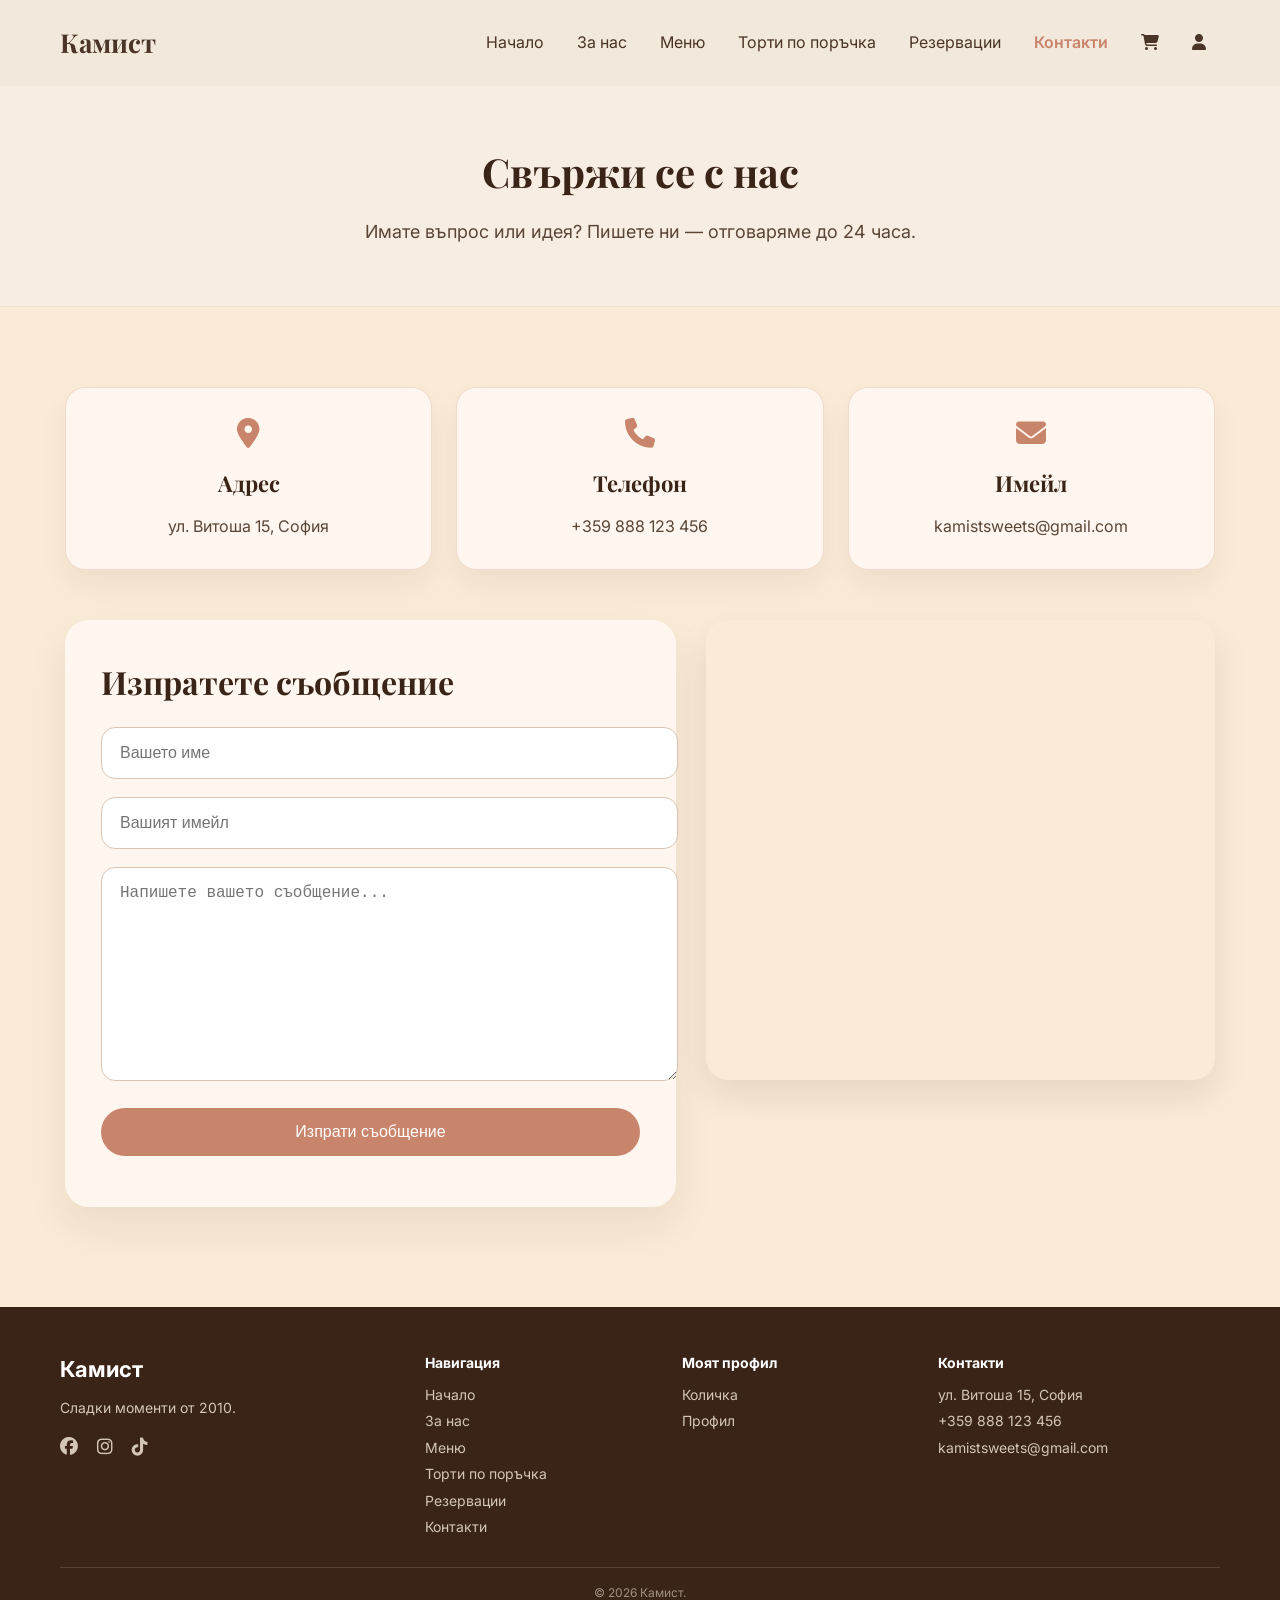
<file: Georgi/contact.html>
<!DOCTYPE html>
<html lang="bg">
<head>
    <meta charset="UTF-8">
    <meta name="viewport" content="width=device-width, initial-scale=1.0">
    <title>Контакти</title>
    <link rel="stylesheet" href="contact.css">
    <link rel="stylesheet" href="https://cdnjs.cloudflare.com/ajax/libs/font-awesome/6.5.0/css/all.min.css">
    <link href="https://fonts.googleapis.com/css2?family=Playfair+Display:ital,wght@0,400;0,700;1,400&family=Inter:wght@400;500;600&display=swap" rel="stylesheet">
</head>
<body>
    <header class="site-header">
        <div class="site-logo">Камист</div>
        <nav>
            <a href="../Viktor/index.html">Начало</a>
            <a href="../Kostadin/about.html">За нас</a>
            <a href="../Viktor/menu.html">Меню</a>
            <a href="../Kostadin/custom-cakes.html">Торти по поръчка</a>
            <a href="../Nikola/reservation.html">Резервации</a>
            <a href="contact.html" class="current-page">Контакти</a>
            <a href="cart.html" class="icon-link" title="Количка"><i class="fa-solid fa-cart-shopping"></i></a>
            <a href="../Nikola/profile.html" class="icon-link" title="Профил"><i class="fa-solid fa-user"></i></a>
        </nav>
    </header>

    <section class="intro-section">
        <h1 class="page-title">Свържи се с нас</h1>
        <p class="page-subtitle">Имате въпрос или идея? Пишете ни — отговаряме до 24 часа.</p>
    </section>

    <section class="contact-section">
        <div class="page-container">
            <div class="contact-details">
                <div class="info-card">
                    <i class="fa-solid fa-location-dot"></i>
                    <h3>Адрес</h3>
                    <p>ул. Витоша 15, София</p>
                </div>
                <div class="info-card">
                    <i class="fa-solid fa-phone"></i>
                    <h3>Телефон</h3>
                    <p><a href="tel:+359888123456">+359 888 123 456</a></p>
                </div>
                <div class="info-card">
                    <i class="fa-solid fa-envelope"></i>
                    <h3>Имейл</h3>
                    <p><a href="mailto:kamistsweets@gmail.com">kamistsweets@gmail.com</a></p>
                </div>
            </div>

            <div class="contact-grid">
                <div class="contact-form">
                    <h2>Изпратете съобщение</h2>
                    <div id="status" class="status"></div>
                    <form id="contactForm">
                        <input type="text" placeholder="Вашето име" required>
                        <input type="email" placeholder="Вашият имейл" required>
                        <textarea placeholder="Напишете вашето съобщение..." required></textarea>
                        <button type="submit">Изпрати съобщение</button>
                    </form>
                    <p id="message" class="message"></p>
                </div>

                <div class="map">
                    <iframe
                        src="https://www.google.com/maps?q=Sofia%20Vitosha%2015&output=embed"
                        loading="lazy"></iframe>
                </div>
            </div>
        </div>
    </section>

    <footer>
        <div class="footer-grid">
            <div>
                <h4>Камист</h4>
                <p>Сладки моменти от 2010.</p>
                <div class="socials">
                    <a href="#"><i class="fa-brands fa-facebook"></i></a>
                    <a href="#"><i class="fa-brands fa-instagram"></i></a>
                    <a href="#"><i class="fa-brands fa-tiktok"></i></a>
                </div>
            </div>
            <div>
                <h5>Навигация</h5>
                <a href="../Viktor/index.html">Начало</a>
                <a href="../Kostadin/about.html">За нас</a>
                <a href="../Viktor/menu.html">Меню</a>
                <a href="../Kostadin/custom-cakes.html">Торти по поръчка</a>
                <a href="../Nikola/reservation.html">Резервации</a>
                <a href="contact.html">Контакти</a>
            </div>
            <div>
                <h5>Моят профил</h5>
                <a href="cart.html">Количка</a>
                <a href="../Nikola/profile.html">Профил</a>
            </div>
            <div>
                <h5>Контакти</h5>
                <p>ул. Витоша 15, София</p>
                <p>+359 888 123 456</p>
                <p>kamistsweets@gmail.com</p>
            </div>
        </div>
        <p class="copyright">© 2026 Камист.</p>
    </footer>
<script src="contact.js"></script>
</body>
</html>
</file>
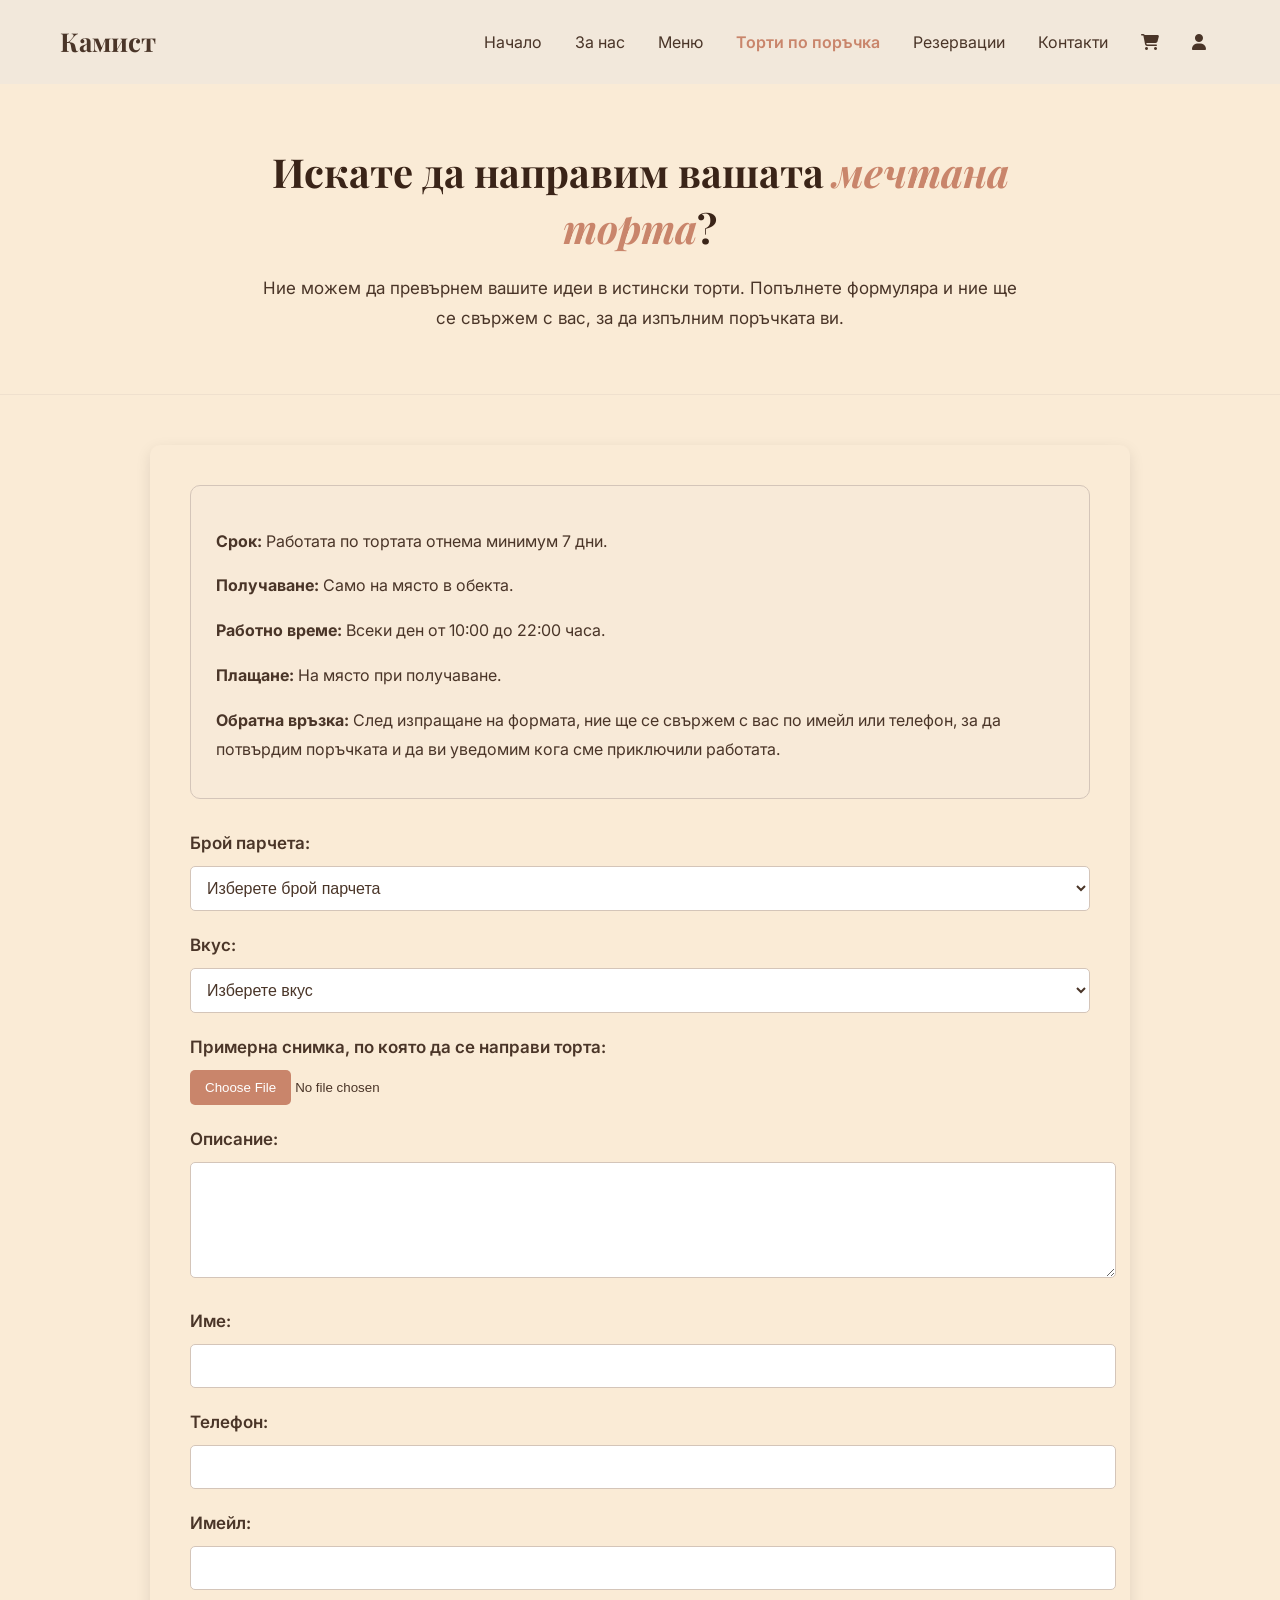
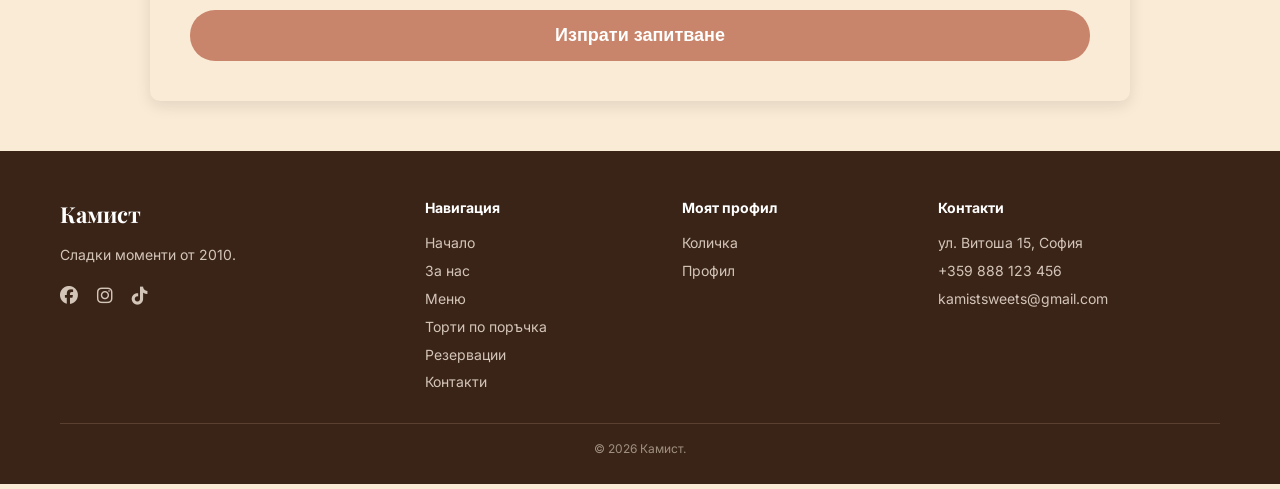
<file: Kostadin/custom-cakes.html>
<!DOCTYPE html>
<html lang="bg">
<head>
    <meta charset="UTF-8">
    <meta name="viewport" content="width=device-width, initial-scale=1.0">
    <title>Торти по поръчка - Камист</title>
    <link rel="stylesheet" href="custom-cakes.css">
    <link rel="stylesheet" href="https://cdnjs.cloudflare.com/ajax/libs/font-awesome/6.5.0/css/all.min.css">
    <link href="https://fonts.googleapis.com/css2?family=Playfair+Display:ital,wght@0,400;0,700;1,400&family=Inter:wght@400;500;600&display=swap" rel="stylesheet">
</head>
<body>
    <header class="navbar">
        <div class="brand">Камист</div>
        <nav>
            <a href="../Viktor/index.html">Начало</a>
            <a href="about.html">За нас</a>
            <a href="../Viktor/menu.html">Меню</a>
            <a href="custom-cakes.html" class="active">Торти по поръчка</a>
            <a href="../Nikola/reservation.html">Резервации</a>
            <a href="../Georgi/contact.html">Контакти</a>
            <a href="../Georgi/cart.html" class="nav-icon" title="Количка"><i class="fa-solid fa-cart-shopping"></i></a>
            <a href="../Nikola/profile.html" class="nav-icon" title="Профил"><i class="fa-solid fa-user"></i></a>
        </nav>
    </header>
    <main>
        <section class="intro-section">
            <h1 class="page-title">Искате да направим вашата <span class="italic-accent">мечтана торта</span>?</h1>
            <p class="page-subtitle">Ние можем да превърнем вашите идеи в истински торти. Попълнете формуляра и ние ще се свържем с вас, за да изпълним поръчката ви.</p>
        </section>
        <section class="order-section">
            <form id="cakeOrderForm">
               <div class="order-info">
                    <p><strong>Срок:</strong> Работата по тортата отнема минимум 7 дни.</p>
                    <p><strong>Получаване:</strong> Само на място в обекта.</p>
                    <p><strong>Работно време:</strong> Всеки ден от 10:00 до 22:00 часа.</p>
                    <p><strong>Плащане:</strong> На място при получаване.</p>
                    <p><strong>Обратна връзка:</strong> След изпращане на формата, ние ще се свържем с вас по имейл или телефон, за да потвърдим поръчката и да ви уведомим кога сме приключили работата.</p>
                </div>
                <div class="form-group">
                    <label for="slices">Брой парчета:</label>
                    <select id="slices" name="slices" required>
                        <option value="">Изберете брой парчета</option>
                        <option value="8">8 парчета</option>
                        <option value="12">12 парчета</option>
                        <option value="16">16 парчета</option>
                        <option value="20">20 парчета</option>
                    </select>
                </div>

                <div class="form-group">
                    <label for="flavor">Вкус:</label>
                    <select id="flavor" name="flavor" required>
                        <option value="">Изберете вкус</option>
                        <option value="chocolate">Шоколад</option>
                        <option value="vanilla">Ванилия</option>
                        <option value="fruit">Плодов</option>
                        <option value="caramel">Карамел</option>
                        <option value="other">Друг(Напишете в описание какъв)</option>
                    </select>
                </div>

                <div class="form-group">
                    <label for="designFile">Примерна снимка, по която да се направи торта:</label>
                    <input type="file" id="designFile" name="designFile" accept="image/*">
                </div>

                <div class="form-group">
                    <label for="description">Описание:</label>
                    <textarea id="description" name="description" rows="5" required></textarea>
                </div>

                <div class="form-group">
                    <label for="name">Име:</label>
                    <input type="text" id="name" name="name" required>
                </div>

                <div class="form-group">
                    <label for="phone">Телефон:</label>
                    <input type="tel" id="phone" name="phone" required>
                </div>

                <div class="form-group">
                    <label for="email">Имейл:</label>
                    <input type="email" id="email" name="email" required>
                </div>

                <button type="submit" class="button-primary">Изпрати запитване</button>
            </form>
            <div id="formMessage" class="hidden"></div>
        </section>
    </main>

    <footer>
        <div class="footer-columns">
            <div>
                <h4>Камист</h4>
                <p>Сладки моменти от 2010.</p>
                <div class="social-icons">
                    <a href="#"><i class="fa-brands fa-facebook"></i></a>
                    <a href="#"><i class="fa-brands fa-instagram"></i></a>
                    <a href="#"><i class="fa-brands fa-tiktok"></i></a>
                </div>
            </div>
            <div>
                <h5>Навигация</h5>
                <a href="../Viktor/index.html">Начало</a>
                <a href="about.html">За нас</a>
                <a href="../Viktor/menu.html">Меню</a>
                <a href="custom-cakes.html">Торти по поръчка</a>
                <a href="../Nikola/reservation.html">Резервации</a>
                <a href="../Georgi/contact.html">Контакти</a>
            </div>
            <div>
                <h5>Моят профил</h5>
                <a href="../Georgi/cart.html">Количка</a>
                <a href="../Nikola/profile.html">Профил</a>
            </div>
            <div>
                <h5>Контакти</h5>
                <p>ул. Витоша 15, София</p>
                <p>+359 888 123 456</p>
                <p>kamistsweets@gmail.com</p>
            </div>
        </div>
        <p class="copyright-text">© 2026 Камист.</p>
    </footer>

    <script src="custom-cakes.js"></script>
</body>
</html>
</file>
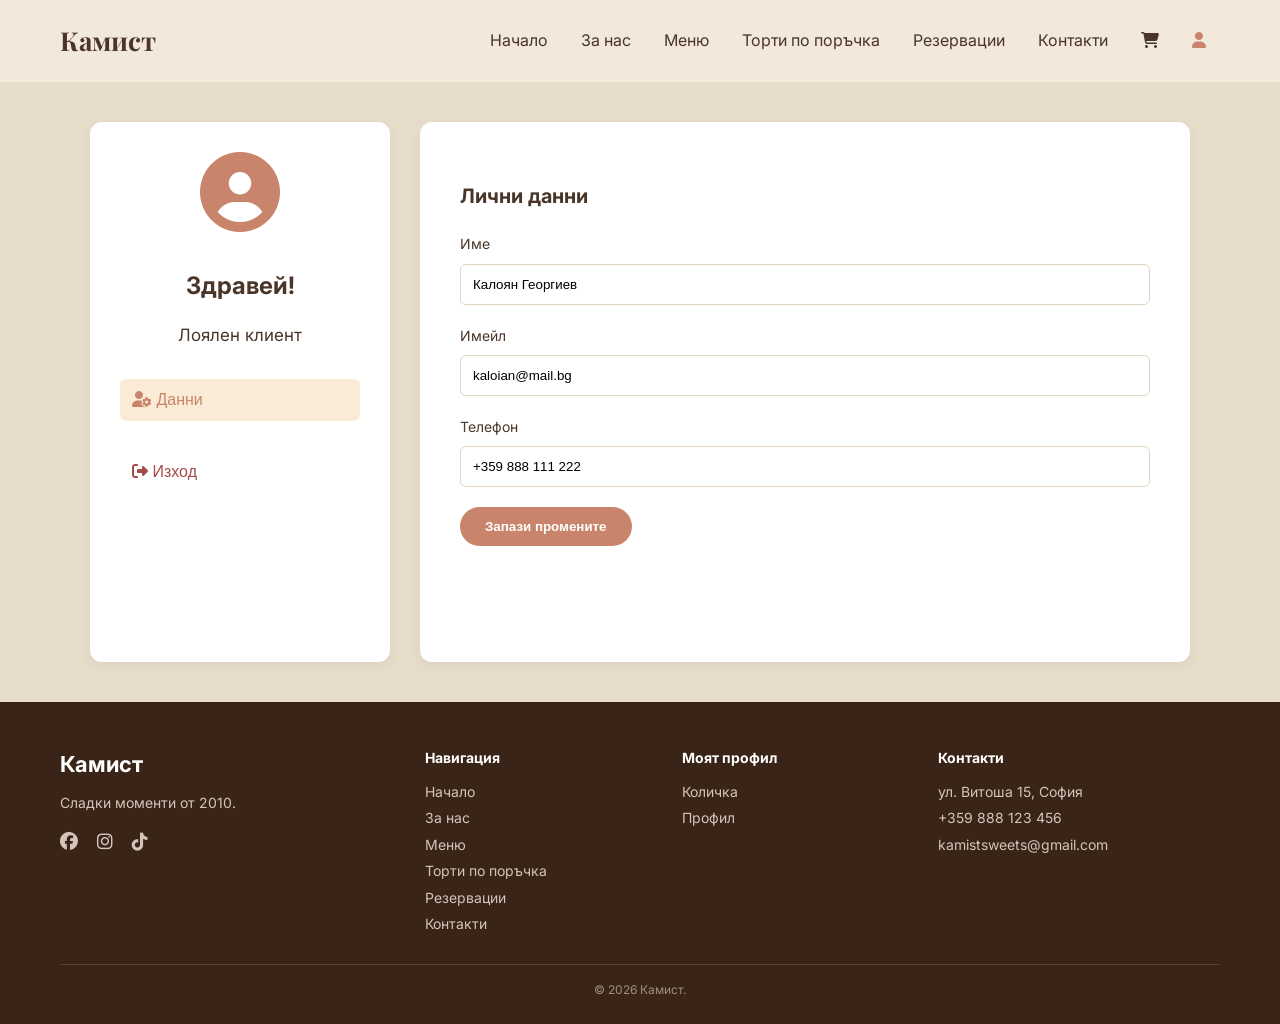
<file: Nikola/profile.html>
<!DOCTYPE html>
<html lang="bg">
<head>
    <meta charset="UTF-8">
    <meta name="viewport" content="width=device-width, initial-scale=1.0">
    <title>Моят Профил - Камист</title>
    <link rel="stylesheet" href="profile.css">
    <link rel="stylesheet" href="https://cdnjs.cloudflare.com/ajax/libs/font-awesome/6.5.0/css/all.min.css">
    <link href="https://fonts.googleapis.com/css2?family=Playfair+Display:ital,wght@0,400;0,700;1,400&family=Inter:wght@400;500;600&display=swap" rel="stylesheet">
</head>
<body>
    <header class="navbar">
        <div class="brand">Камист</div>
        <nav>
            <a href="../Viktor/index.html">Начало</a>
            <a href="../Kostadin/about.html">За нас</a>
            <a href="../Viktor/menu.html">Меню</a>
            <a href="../Kostadin/custom-cakes.html">Торти по поръчка</a>
            <a href="reservation.html">Резервации</a>
            <a href="../Georgi/contact.html">Контакти</a>
            <a href="../cart.html" class="nav-icon" title="Количка"><i class="fa-solid fa-cart-shopping"></i></a>
            <a href="profile.html" class="nav-icon active" title="Профил"><i class="fa-solid fa-user"></i></a>
        </nav>
    </header>

    <main class="profile-container">
        <section class="profile-sidebar">
            <div class="user-avatar">
                <i class="fa-solid fa-circle-user"></i>
                <h2 id="display-name">Здравей!</h2>
                <p>Лоялен клиент</p>
            </div>
            <nav class="profile-nav">
                <button class="nav-btn active" onclick="showTab('info')"><i class="fa-solid fa-user-gear"></i> Данни</button>
                <button class="nav-btn logout"><i class="fa-solid fa-right-from-bracket"></i> Изход</button>
            </nav>
        </section>

        <section class="profile-content">
            <div id="info-tab" class="tab-content active">
                <h3>Лични данни</h3>
                <form id="profile-form">
                    <div class="input-group">
                        <label>Име</label>
                        <input type="text" id="user-name" value="Калоян Георгиев">
                    </div>
                    <div class="input-group">
                        <label>Имейл</label>
                        <input type="email" id="user-email" value="kaloian@mail.bg">
                    </div>
                    <div class="input-group">
                        <label>Телефон</label>
                        <input type="text" id="user-phone" value="+359 888 111 222">
                    </div>
                    <button type="submit" class="save-btn">Запази промените</button>
                </form>
            </div>
        </section>
    </main>

    <footer>
        <div class="footer-columns">
            <div>
                <h4>Камист</h4>
                <p>Сладки моменти от 2010.</p>
                <div class="social-icons">
                    <a href="#"><i class="fa-brands fa-facebook"></i></a>
                    <a href="#"><i class="fa-brands fa-instagram"></i></a>
                    <a href="#"><i class="fa-brands fa-tiktok"></i></a>
                </div>
            </div>
            <div>
                <h5>Навигация</h5>
                <a href="../Viktor/index.html">Начало</a>
                <a href="../Kostadin/about.html">За нас</a>
                <a href="../Viktor/menu.html">Меню</a>
                <a href="../Kostadin/custom-cakes.html">Торти по поръчка</a>
                <a href="reservation.html">Резервации</a>
                <a href="../Georgi/contact.html">Контакти</a>
            </div>
            <div>
                <h5>Моят профил</h5>
                <a href="../Georgi/cart.html">Количка</a>
                <a href="profile.html">Профил</a>
            </div>
            <div>
                <h5>Контакти</h5>
                <p>ул. Витоша 15, София</p>
                <p>+359 888 123 456</p>
                <p>kamistsweets@gmail.com</p>
            </div>
        </div>
        <p class="copyright-text">© 2026 Камист.</p>
    </footer>
    <script src="profile.js"></script>
</body>
</html>
</file>
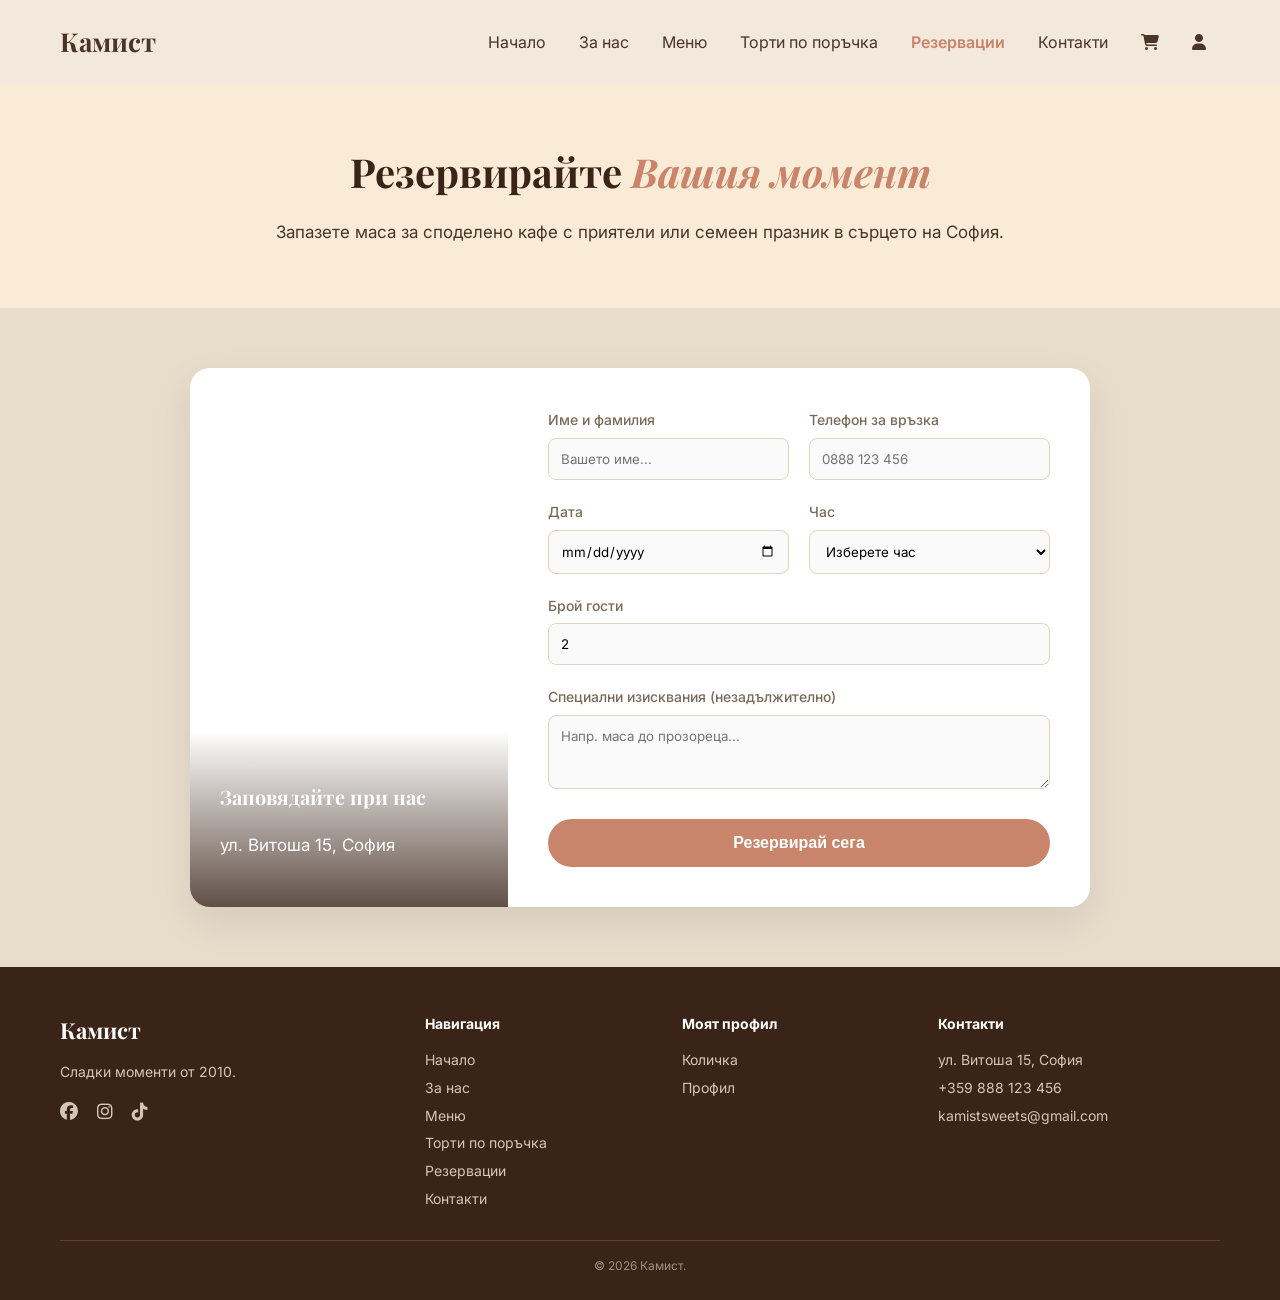
<file: Nikola/reservation.html>
<!DOCTYPE html>
<html lang="bg">
<head>
    <meta charset="UTF-8">
    <meta name="viewport" content="width=device-width, initial-scale=1.0">
    <title>Резервации - Камист</title>
    <link rel="stylesheet" href="reservation.css">
    <link rel="stylesheet" href="https://cdnjs.cloudflare.com/ajax/libs/font-awesome/6.5.0/css/all.min.css">
    <link href="https://fonts.googleapis.com/css2?family=Playfair+Display:ital,wght@0,400;0,700;1,400&family=Inter:wght@400;500;600&display=swap" rel="stylesheet">
</head>
<body>
    <header class="site-header">
        <div class="site-logo">Камист</div>
        <nav>
            <a href="../Viktor/index.html">Начало</a>
            <a href="../Kostadin/about.html">За нас</a>
            <a href="../Viktor/menu.html">Меню</a>
            <a href="../Kostadin/custom-cakes.html">Торти по поръчка</a>
            <a href="reservation.html" class="current-page">Резервации</a>
            <a href="../Georgi/contact.html">Контакти</a>
            <a href="../Georgi/cart.html" class="icon-link" title="Количка"><i class="fa-solid fa-cart-shopping"></i></a>
            <a href="profile.html" class="icon-link" title="Профил"><i class="fa-solid fa-user"></i></a>
        </nav>
    </header>

    <main>
        <section class="intro-section">
            <h1 class="page-title">Резервирайте <span class="italic-accent">Вашия момент</span></h1>
            <p class="page-subtitle">Запазете маса за споделено кафе с приятели или семеен празник в сърцето на София.</p>
        </section>

        <section class="reservation-container">
            <div class="reservation-card">
                <div class="reservation-image">
                    <div class="overlay-text">
                        <h3>Заповядайте при нас</h3>
                        <p>ул. Витоша 15, София</p>
                    </div>
                </div>
                
                <form id="reservationForm" class="reservation-form">
                    <div class="form-grid">
                        <div class="input-group">
                            <label for="res-name">Име и фамилия</label>
                            <input type="text" id="res-name" required placeholder="Вашето име...">
                        </div>
                        <div class="input-group">
                            <label for="res-phone">Телефон за връзка</label>
                            <input type="tel" id="res-phone" required placeholder="0888 123 456">
                        </div>
                        <div class="input-group">
                            <label for="res-date">Дата</label>
                            <input type="date" id="res-date" required>
                        </div>
                        <div class="input-group">
                            <label for="res-time">Час</label>
                            <select id="res-time" required>
                                <option value="" disabled selected>Изберете час</option>
                                <option value="09:00">09:00 ч.</option>
                                <option value="11:00">11:00 ч.</option>
                                <option value="13:00">13:00 ч.</option>
                                <option value="15:00">15:00 ч.</option>
                                <option value="17:00">17:00 ч.</option>
                                <option value="19:00">19:00 ч.</option>
                            </select>
                        </div>
                        <div class="input-group full-width">
                            <label for="res-guests">Брой гости</label>
                            <input type="number" id="res-guests" min="1" max="10" value="2">
                        </div>
                        <div class="input-group full-width">
                            <label for="res-note">Специални изисквания (незадължително)</label>
                            <textarea id="res-note" rows="3" placeholder="Напр. маса до прозореца..."></textarea>
                        </div>
                    </div>
                    <button type="submit" class="submit-res-btn">Резервирай сега</button>
                    <div id="formMessage" class="form-message"></div>
                </form>
            </div>
        </section>
    </main>

    <footer>
        <div class="footer-columns">
            <div>
                <h4>Камист</h4>
                <p>Сладки моменти от 2010.</p>
                <div class="social-icons">
                    <a href="#"><i class="fa-brands fa-facebook"></i></a>
                    <a href="#"><i class="fa-brands fa-instagram"></i></a>
                    <a href="#"><i class="fa-brands fa-tiktok"></i></a>
                </div>
            </div>
            <div>
                <h5>Навигация</h5>
                <a href="../Viktor/index.html">Начало</a>
                <a href="../Kostadin/about.html">За нас</a>
                <a href="../Viktor/menu.html">Меню</a>
                <a href="../Kostadin/custom-cakes.html">Торти по поръчка</a>
                <a href="reservation.html">Резервации</a>
                <a href="../Georgi/contact.html">Контакти</a>
            </div>
            <div>
                <h5>Моят профил</h5>
                <a href="../Georgi/cart.html">Количка</a>
                <a href="profile.html">Профил</a>
            </div>
            <div>
                <h5>Контакти</h5>
                <p>ул. Витоша 15, София</p>
                <p>+359 888 123 456</p>
                <p>kamistsweets@gmail.com</p>
            </div>
        </div>
        <p class="copyright-text">© 2026 Камист.</p>
    </footer>

    <script src="reservation.js"></script>
</body>
</html>
</file>
<file: Georgi/contact.css>
html, body {
    margin: 0;
    padding: 0;
    font-family: 'Inter', sans-serif;
    font-size: 17px;
    background-color: #faebd6;
    color: #4a3528;
    line-height: 1.6;
}

.page-container {
    max-width: 1150px;
    margin: 0 auto;
    padding: 0 20px;
}

.site-header {
    display: flex;
    justify-content: space-between;
    align-items: center;
    padding: 22px 60px;
    background: #f2e8db;
}

.site-logo {
    font-family: 'Playfair Display', serif;
    font-size: 26px;
    font-weight: 700;
}

.site-header nav a {
    color: #4a3528;
    text-decoration: none;
    margin: 0 14px;
    font-size: 16px;
}

.site-header nav a:hover,
.site-header nav a.current-page {
    color: #c9856b;
}

.site-header nav a.current-page {
    font-weight: 600;
}

.icon-link {
    font-size: 20px;
}

.intro-section {
    text-align: center;
    padding: 60px 20px;
    background-color: #f7ede2;
    border-bottom: 1px solid rgba(212, 197, 185, 0.3);
}

.page-title {
    font-family: 'Playfair Display', serif;
    font-size: 40px;
    color: #3a2418;
    margin: 0 auto 20px;
    line-height: 1.3;
}

.page-subtitle {
    max-width: 740px;
    margin: 0 auto;
    color: #5a4637;
    font-size: 18px;
}

.contact-section {
    padding: 80px 0 100px;
}

.contact-details {
    display: grid;
    grid-template-columns: repeat(3, minmax(220px, 1fr));
    gap: 24px;
    margin-bottom: 50px;
}

.info-card {
    background-color: #fff7ef;
    border: 1px solid rgba(201, 133, 107, 0.25);
    border-radius: 20px;
    padding: 30px;
    text-align: center;
    box-shadow: 0 15px 30px rgba(58, 36, 24, 0.06);
}

.info-card i {
    font-size: 30px;
    color: #c9856b;
    margin-bottom: 18px;
}

.info-card h3 {
    font-family: 'Playfair Display', serif;
    font-size: 22px;
    margin: 0 0 12px;
    color: #3a2418;
}

.info-card p,
.info-card a {
    color: #5a4637;
    font-size: 16px;
    margin: 0;
    text-decoration: none;
}

.contact-grid {
    display: grid;
    grid-template-columns: 1.2fr 1fr;
    gap: 30px;
    align-items: start;
}

.contact-form {
    background: #fff7ef;
    padding: 36px;
    border-radius: 24px;
    box-shadow: 0 20px 40px rgba(58, 36, 24, 0.08);
}

.contact-form h2 {
    font-family: 'Playfair Display', serif;
    margin-top: 0;
    margin-bottom: 20px;
    color: #3a2418;
    font-size: 32px;
}

.contact-form input,
.contact-form textarea {
    width: 100%;
    border: 1px solid #d9c5b4;
    border-radius: 14px;
    padding: 16px 18px;
    margin-bottom: 18px;
    font-size: 16px;
    color: #4a3528;
    background: #ffffff;
    outline: none;
}

.contact-form textarea {
    min-height: 180px;
    resize: vertical;
}

.contact-form button {
    width: 100%;
    border: none;
    border-radius: 25px;
    background: #c9856b;
    color: white;
    padding: 15px;
    font-size: 16px;
    cursor: pointer;
    transition: background-color 0.3s ease, transform 0.2s ease;
}

.contact-form button:hover {
    background: #a86c52;
    transform: translateY(-1px);
}

.status,
.message {
    margin-top: 14px;
    font-size: 15px;
    color: #5a4637;
}

.map iframe {
    width: 100%;
    min-height: 460px;
    border: none;
    border-radius: 22px;
    box-shadow: 0 16px 35px rgba(58, 36, 24, 0.1);
}

footer {
    background: #3a2418;
    color: #d4c5b9;
    padding: 45px 60px 25px;
}

.footer-grid {
    display: grid;
    grid-template-columns: 1.5fr 1fr 1fr 1.3fr;
    gap: 40px;
    padding-bottom: 25px;
    border-bottom: 1px solid #5a4030;
    margin-bottom: 15px;
}

footer h4,
footer h5 {
    margin: 0 0 10px;
}

footer h4 {
    color: white;
    font-size: 22px;
}

footer h5 {
    color: white;
    font-size: 14px;
}

footer p,
footer a {
    display: block;
    color: #d4c5b9;
    font-size: 14px;
    margin: 4px 0;
    text-decoration: none;
}

footer a:hover {
    color: #e8b09a;
}

.socials,
.social-icons {
    margin-top: 10px;
}

.socials a,
.social-icons a {
    display: inline-block;
    font-size: 18px;
    margin-right: 14px;
    color: #d4c5b9;
    transition: color 0.25s, transform 0.25s;
}

.socials a:hover,
.social-icons a:hover {
    color: #e8b09a;
    transform: translateY(-3px);
}

.copyright {
    text-align: center;
    font-size: 12px;
    color: #a0907f;
    margin: 0;
}

@media (max-width: 980px) {
    .contact-grid,
    .contact-details {
        grid-template-columns: 1fr;
    }
}

@media (max-width: 700px) {
    .site-header {
        flex-direction: column;
        align-items: flex-start;
        gap: 18px;
    }

    .site-header nav {
        display: flex;
        flex-wrap: wrap;
        gap: 10px;
    }

    .contact-form,
    .map iframe {
        min-height: 320px;
    }
}
</file>
<file: Kostadin/custom-cakes.css>
﻿﻿* {
    box-sizing: border-box;
}
html, body {
    margin: 0;
    padding: 0;
}
body {
    margin: 0;
    background: #faebd6;
    font-family: 'Inter', sans-serif;
    font-size: 17px;
    color: #4a3528;
    line-height: 1.7;
}
h1, h2, h3, h4 {
    font-family: 'Playfair Display', serif;
    color: #3a2418;
}
.navbar {
    display: flex;
    justify-content: space-between;
    align-items: center;
    padding: 20px 60px;
    background: #f2e8db;
}
.brand {
    font-family: 'Playfair Display', serif;
    font-size: 26px;
    font-weight: 700;
}
.brand span, .button-link, .feature-card h3, footer h4 span {
    color: #c9856b;
}
.navbar nav a {
    color: #4a3528;
    text-decoration: none;
    margin: 0 14px;
    font-size: 16px;
}
.navbar nav a:hover {
    color: #c9856b;
}
.navbar nav a.active {
    color: #c9856b;
    font-weight: 600;
}
.nav-icon {
    font-size: 20px;
}
.italic-accent {
    font-style: italic;
    color: #c9856b;
}
.intro-section {
    text-align: center;
    padding: 60px 20px;
    background-color: #faebd6;
    border-bottom: 1px solid rgba(212, 197, 185, 0.3);
}
.page-title {
    font-family: 'Playfair Display', serif;
    font-size: 40px;
    color: #3a2418;
    max-width: 800px;
    margin: 0 auto;
    line-height: 1.4;
}
.page-subtitle {
    font-family: 'Inter', sans-serif;
    font-size: 17px;
    font-weight: 400;
    color: #4a3528;
    max-width: 760px;
    margin: 18px auto 0;
    line-height: 1.75;
}
.order-section {
    margin-top: 50px;
}
.order-info {
    max-width: 900px;
    margin: 0 auto 30px;
    font-size: 16px;
    line-height: 1.8;
    padding: 25px;
    border: 1px solid #d4c5b9;
    border-radius: 10px;
    background-color: rgba(242, 232, 219, 0.3);
}
.order-info p {
    margin-bottom: 10px;
    color: #4a3528;
}
#cakeOrderForm {
    max-width: 900px;
    margin: 0 auto 50px;
    background-color: #faebd6;
    padding: 40px;
    border-radius: 10px;
    box-shadow: 0 5px 15px rgba(0,0,0,0.1);
}
.form-group {
    margin-bottom: 20px;
}
.form-group label {
    display: block;
    margin-bottom: 8px;
    font-weight: 600;
    color: #4a3528;
}
.form-group input[type="text"],
.form-group input[type="tel"],
.form-group input[type="email"],
.form-group select,
.form-group textarea {
    width: 100%;
    padding: 12px;
    border: 1px solid #d4c5b9;
    border-radius: 5px;
    font-size: 16px;
    color: #4a3528;
    background-color: white;
}
.form-group input[type="file"]::-webkit-file-upload-button {
    background-color: #c9856b;
    color: white;
    padding: 10px 15px;
    border: none;
    border-radius: 5px;
    cursor: pointer;
}
.form-group input[type="file"]::-webkit-file-upload-button:hover {
    background-color: #a86c52;
}
.button-primary {
    display: block;
    width: 100%;
    padding: 15px;
    background: #c9856b;
    color: white;
    border: none;
    border-radius: 25px;
    font-size: 18px;
    font-weight: 600;
    cursor: pointer;
    text-align: center;
    text-decoration: none;
}
.button-primary:hover {
    background-color: #a86c52;
}
footer {
    background: #3a2418;
    color: #d4c5b9;
    padding: 45px 60px 20px;
}
.footer-columns {
    display: grid;
    grid-template-columns: 1.5fr 1fr 1fr 1.3fr;
    gap: 40px;
    padding-bottom: 25px;
    border-bottom: 1px solid #5a4030;
    margin-bottom: 15px;
}
footer h4 {
    font-size: 22px;
    color: white;
    margin: 0 0 10px;
}
footer h5 {
    color: white;
    font-size: 14px;
    margin: 0 0 12px;
}
footer p, footer a {
    display: block;
    color: #d4c5b9;
    font-size: 14px;
    margin: 4px 0;
    text-decoration: none;
}
footer a:hover {
    color: #e8b09a;
}
.social-icons {
    margin-top: 10px;
}
.social-icons a {
    display: inline-block;
    font-size: 18px;
    margin-right: 14px;
    color: #d4c5b9;
}
.copyright-text {
    text-align: center;
    font-size: 12px;
    color: #a0907f;
}
.hidden {
    display: none;
}
</file>
<file: Nikola/profile.css>
body {
    margin: 0;
    padding: 0;
    font-family: 'Inter', sans-serif;
    font-size: 17px;
    background-color: #e8dccb;
    color: #4a3528;
    line-height: 1.6;
}
.navbar {
    display: flex;
    justify-content: space-between;
    align-items: center;
    padding: 20px 60px;
    background: #f2e8db;
}
.brand {
    font-family: 'Playfair Display', serif;
    font-size: 26px;
    font-weight: 700;
}
.brand span {
    color: #c9856b;
}
.navbar nav a {
    color: #4a3528;
    text-decoration: none;
    margin: 0 14px;
    font-size: 16px;
}
.navbar nav a:hover {
    color: #c9856b;
}
.navbar nav a.active {
    color: #c9856b;
    font-weight: 600;
}
.nav-icon {
    font-size: 20px;
}
footer {
    background: #3a2418;
    color: #d4c5b9;
    padding: 45px 60px 20px;
}
.footer-columns {
    display: grid;
    grid-template-columns: 1.5fr 1fr 1fr 1.3fr;
    gap: 40px;
    padding-bottom: 25px;
    border-bottom: 1px solid #5a4030;
    margin-bottom: 15px;
}
footer h4 {
    font-size: 22px;
    color: white;
    margin: 0 0 10px;
}
footer h4 span {
    color: #c9856b;
}
footer h5 {
    color: white;
    font-size: 14px;
    margin: 0 0 12px;
}
footer p, footer a {
    display: block;
    color: #d4c5b9;
    font-size: 14px;
    margin: 4px 0;
    text-decoration: none;
}
footer a:hover {
    color: #e8b09a;
}
.social-icons {
    margin-top: 10px;
}
.social-icons a {
    display: inline-block;
    font-size: 18px;
    margin-right: 14px;
    color: #d4c5b9;
}
.copyright-text {
    text-align: center;
    font-size: 12px;
    color: #a0907f;
}
.profile-container {
    max-width: 1100px;
    margin: 40px auto;
    display: grid;
    grid-template-columns: 300px 1fr;
    gap: 30px;
    padding: 0 20px;
    min-height: 60vh;
}
.profile-sidebar {
    background: #fff;
    padding: 30px;
    border-radius: 12px;
    text-align: center;
    box-shadow: 0 4px 15px rgba(0,0,0,0.05);
}
.user-avatar i {
    font-size: 80px;
    color: #c9856b;
    margin-bottom: 15px;
}
.user-avatar h2 {
    font-size: 24px;
    margin-bottom: 5px;
}
.profile-nav {
    margin-top: 30px;
    display: flex;
    flex-direction: column;
    gap: 10px;
}
.nav-btn {
    background: none;
    border: none;
    padding: 12px;
    text-align: left;
    font-size: 16px;
    color: #4a3528;
    cursor: pointer;
    border-radius: 6px;
    transition: 0.3s;
}
.nav-btn.active, .nav-btn:hover {
    background: #faebd6;
    color: #c9856b;
}
.logout {
    margin-top: 20px;
    color: #a34b4b;
}
.profile-content {
    background: #fff;
    padding: 40px;
    border-radius: 12px;
    box-shadow: 0 4px 15px rgba(0,0,0,0.05);
}
.tab-content {
    display: none;
}
.tab-content.active {
    display: block;
}
.input-group {
    margin-bottom: 20px;
}
.input-group label {
    display: block;
    font-size: 14px;
    margin-bottom: 8px;
}
.input-group input {
    width: 100%;
    padding: 12px;
    border: 1px solid #e0d3c0;
    border-radius: 6px;
    box-sizing: border-box;
}
.save-btn {
    background: #c9856b;
    color: white;
    border: none;
    padding: 12px 25px;
    border-radius: 25px;
    cursor: pointer;
    font-weight: 600;
}
.orders-table {
    width: 100%;
    border-collapse: collapse;
    margin-top: 20px;
}
.orders-table th, .orders-table td {
    padding: 12px;
    text-align: left;
    border-bottom: 1px solid #f2e8db;
}
.status {
    padding: 4px 10px;
    border-radius: 12px;
    font-size: 12px;
}
.status.delivered { background: #d4edda; color: #155724; }
.status.pending { background: #fff3cd; color: #856404; }
@media (max-width: 768px) {
    .profile-container { grid-template-columns: 1fr; }
}
</file>
<file: Nikola/reservation.css>
body {
    margin: 0;
    font-family: 'Inter', sans-serif;
    font-size: 17px;
    background: #faebd6;
    color: #4a3528;
    line-height: 1.7;
}
h1, h2, h3, h4 {
    font-family: 'Playfair Display', serif;
    color: #3a2418;
}
.intro-section {
    text-align: center;
    padding: 60px 20px;
}
.page-title {
    font-family: 'Playfair Display', serif;
    font-size: 40px;
    color: #3a2418;
    max-width: 800px;
    margin: 0 auto;
    line-height: 1.4;
}
.site-header {
    display: flex;
    justify-content: space-between;
    align-items: center;
    padding: 20px 60px;
    background: #f2e8db;
}
.site-logo {
    font-family: 'Playfair Display', serif;
    font-size: 26px;
    font-weight: 700;
}
.site-header nav a {
    color: #4a3528;
    text-decoration: none;
    margin: 0 14px;
    font-size: 16px;
}
.site-header nav a:hover,
.site-header nav a.current-page {
    color: #c9856b;
}
.site-header nav a.current-page {
    font-weight: 600;
}
.icon-link {
    font-size: 20px;
}
footer {
    background: #3a2418;
    color: #d4c5b9;
    padding: 45px 60px 20px;
}
.footer-columns {
    display: grid;
    grid-template-columns: 1.5fr 1fr 1fr 1.3fr;
    gap: 40px;
    padding-bottom: 25px;
    border-bottom: 1px solid #5a4030;
    margin-bottom: 15px;
}
footer h4 {
    font-size: 22px;
    color: white;
    margin: 0 0 10px;
}
footer h5 {
    color: white;
    font-size: 14px;
    margin: 0 0 12px;
}
footer p, footer a {
    display: block;
    color: #d4c5b9;
    font-size: 14px;
    margin: 4px 0;
    text-decoration: none;
}
footer a:hover {
    color: #e8b09a;
}
.social-icons {
    margin-top: 10px;
}
.social-icons a {
    display: inline-block;
    font-size: 18px;
    margin-right: 14px;
    color: #d4c5b9;
}
.copyright-text {
    text-align: center;
    font-size: 12px;
    color: #a0907f;
}
.italic-accent {
    font-style: italic;
    color: #c9856b;
} 
.page-subtitle {
    color: #4a3528;
    margin: 18px auto 0;
    max-width: 760px;
    font-size: 17px;
    line-height: 1.75;
}
.reservation-container {
    padding: 60px 20px;
    background: #e8dccb;
    display: flex;
    justify-content: center;
}
.reservation-card {
    background: white;
    max-width: 900px;
    width: 100%;
    display: grid;
    grid-template-columns: 1fr 1.5fr;
    border-radius: 20px;
    overflow: hidden;
    box-shadow: 0 15px 40px rgba(0,0,0,0.08);
}
.reservation-image {
    background: url('https://images.unsplash.com/photo-1542372147193-a7aca54189cd?w=900&q=85&auto=format&fit=crop');
    background-size: cover;
    background-position: center;
    position: relative;
}
.overlay-text {
    position: absolute;
    bottom: 0;
    left: 0;
    right: 0;
    padding: 30px;
    background: linear-gradient(transparent, rgba(58, 36, 24, 0.8));
    color: white;
}
.overlay-text h3 { color: white; margin-bottom: 5px; }
.reservation-form {
    padding: 40px;
}
.form-grid {
    display: grid;
    grid-template-columns: 1fr 1fr;
    gap: 20px;
}
.input-group {
    display: flex;
    flex-direction: column;
}
.input-group label {
    font-size: 14px;
    font-weight: 500;
    margin-bottom: 6px;
    color: #7a6a5a;
}
.input-group input,
.input-group select,
.input-group textarea {
    padding: 12px;
    border: 1px solid #e0d3c0;
    border-radius: 8px;
    font-family: inherit;
    background: #fafafa;
}
.full-width {
    grid-column: span 2;
}
.submit-res-btn {
    margin-top: 30px;
    width: 100%;
    padding: 15px;
    background: #c9856b;
    color: white;
    border: none;
    border-radius: 30px;
    font-weight: 600;
    font-size: 16px;
    cursor: pointer;
    transition: 0.3s ease;
}
.submit-res-btn:hover {
    background: #a86c52;
    transform: translateY(-2px);
}
.form-message {
    margin-top: 15px;
    text-align: center;
    font-size: 14px;
    display: none;
}
.success { color: #2d6a4f; display: block; }
@media (max-width: 768px) {
    .reservation-card { grid-template-columns: 1fr; }
    .reservation-image { height: 200px; }
    .form-grid { grid-template-columns: 1fr; }
    .full-width { grid-column: span 1; }
}
</file>
